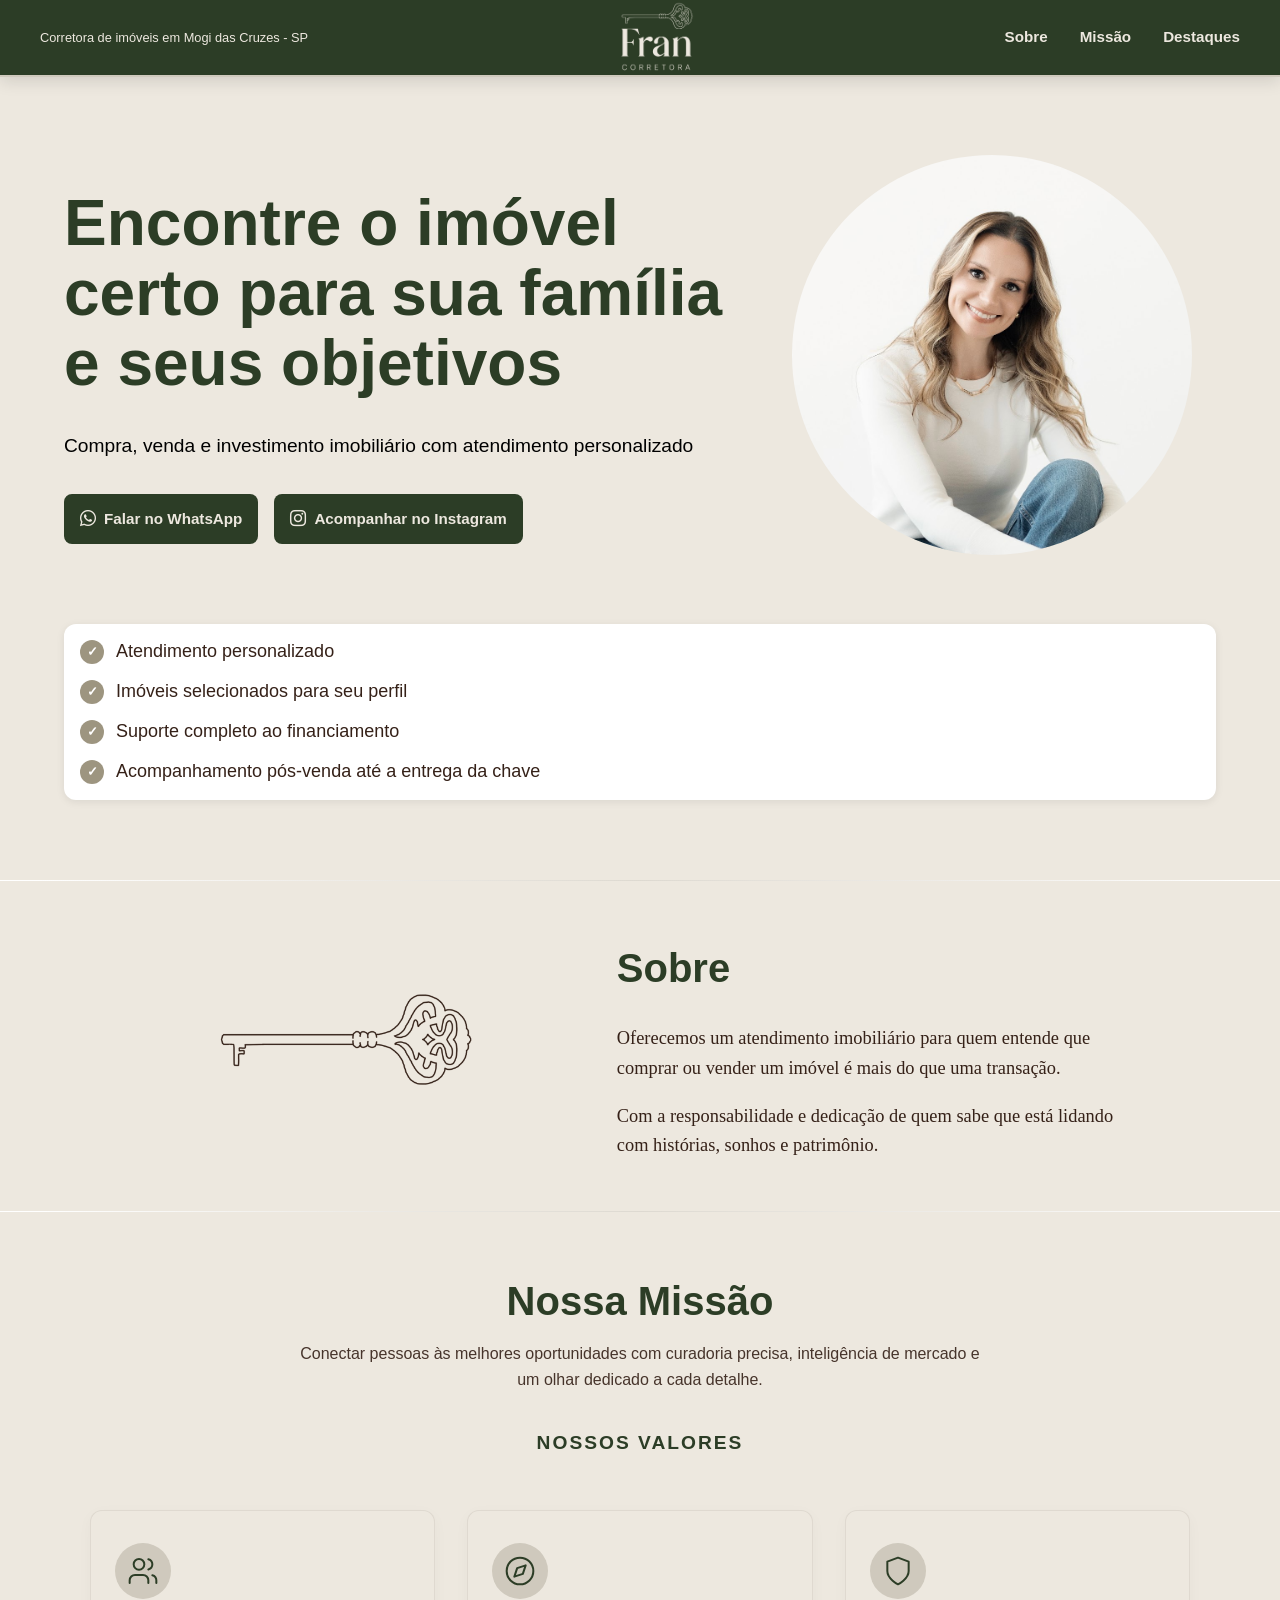
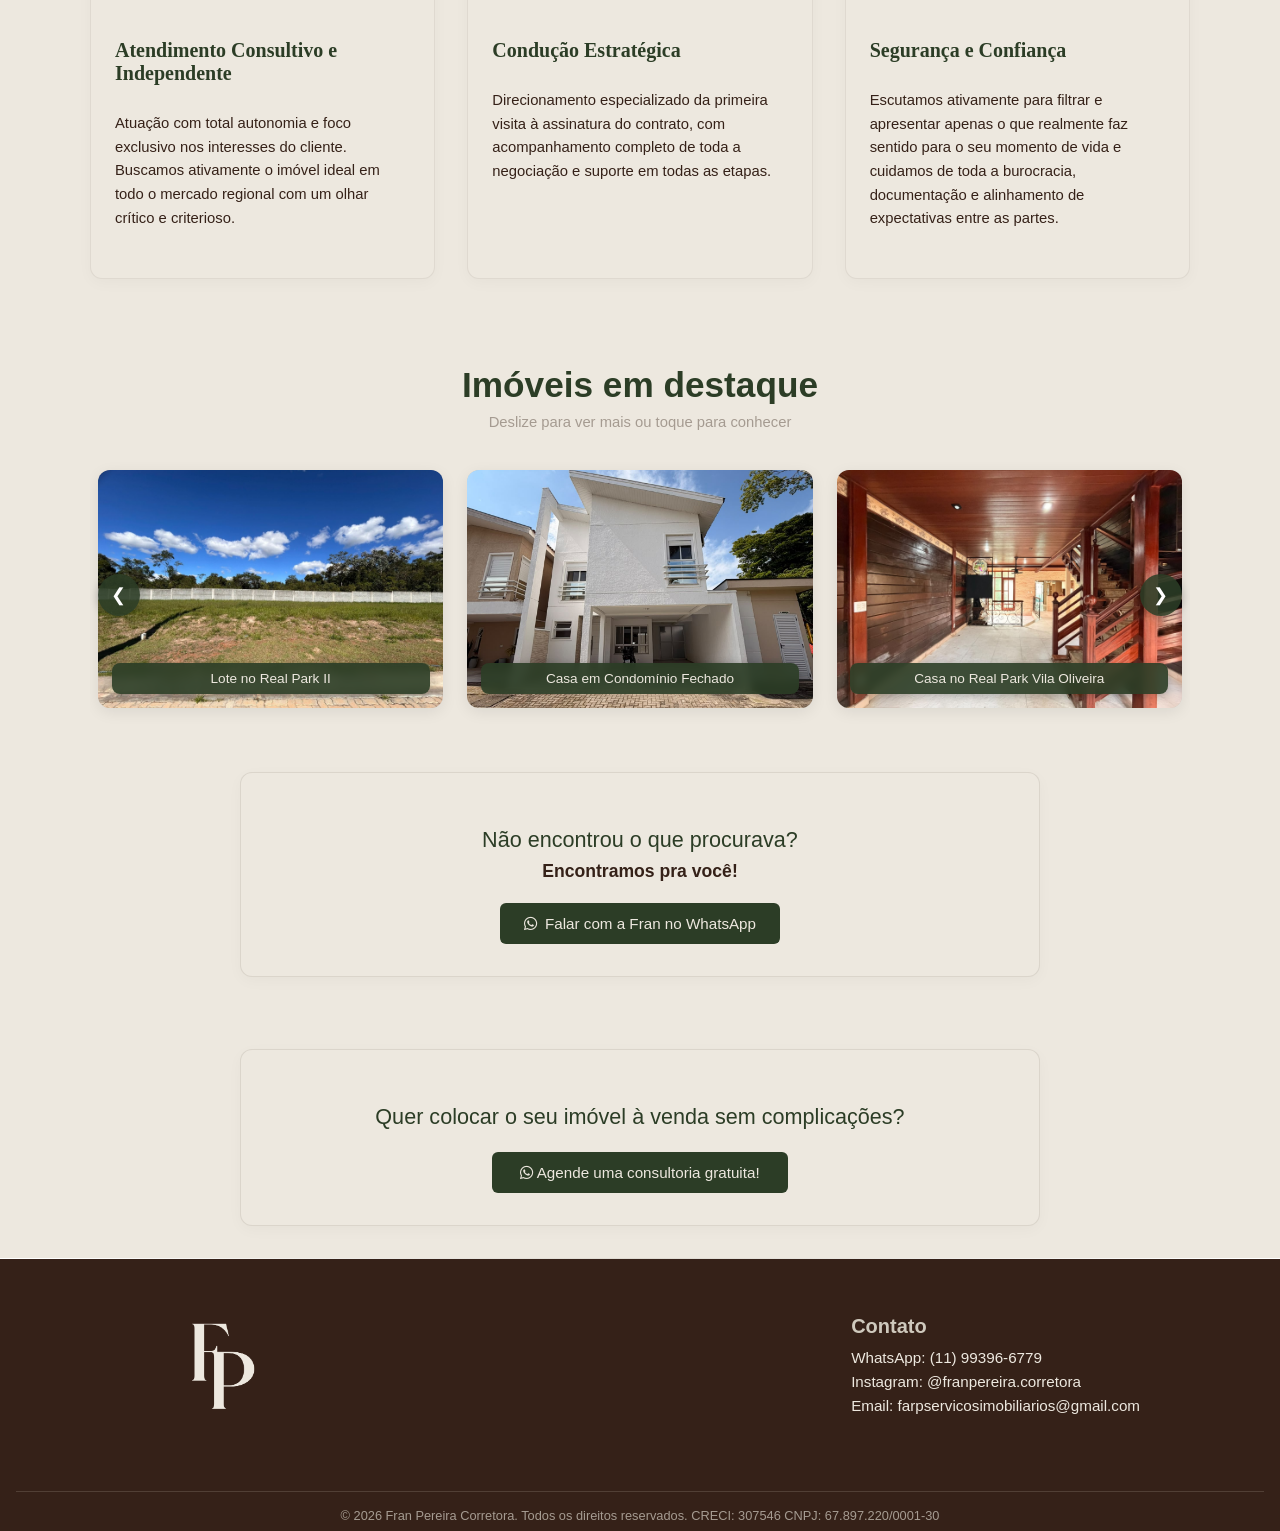
<file: index.html>
<!DOCTYPE html>
<html lang="pt-BR">
<head>
    <meta charset="UTF-8">
    <meta name="viewport" content="width=device-width, initial-scale=1.0">

    <title>Fran Pereira | Corretora de Imóveis em Mogi das Cruzes</title>
    <meta name="description" content="Compra, venda e investimento imobiliário com atendimento personalizado em Mogi das Cruzes e região.">

    <!-- Open Graph / WhatsApp Preview -->
    <meta property="og:type" content="website">
    <meta property="og:title" content="Fran Pereira | Corretora de Imóveis">
    <meta property="og:description" content="Encontre o imóvel certo para sua família e seus objetivos com atendimento personalizado em Mogi das Cruzes.">
    <meta property="og:image" content="assets/images/logo-offwhite.png">

    <!-- Font Awesome para os Ícones -->
    <link rel="stylesheet" href="https://cdnjs.cloudflare.com/ajax/libs/font-awesome/6.7.2/css/all.min.css">

    <!-- Favicon padrão para navegadores -->
    <link rel="icon" type="image/png" href="assets/images/favicon.png">

    <!-- CSS do Projeto -->
    <link rel="stylesheet" href="css/reset.css">
    <link rel="stylesheet" href="css/variables.css">
    <link rel="stylesheet" href="css/layout.css">
    <link rel="stylesheet" href="css/components.css">
    <link rel="stylesheet" href="css/style.css">
</head>

<body>
    <!-- CABEÇALHO -->
    <header>
        <div class="header-container">
            <div class="header-top">
                <p>Corretora de imóveis em Mogi das Cruzes - SP</p>
            </div>

            <img src="assets/images/logo-offwhite.png" alt="Fran Pereira - Corretora de Imóveis">

            <nav>
                <a href="#sobre">Sobre</a>
                <a href="#diferenciais">Missão</a>
                <a href="#imoveis-destaque">Destaques</a>
            </nav>
        </div>
    </header>

    <main>
        <!-- HERO -->
        <section class="hero">
            <div class="container">
                <div class="hero-content">
                    <div class="hero-text">
                        <h1 class="hero-title">
                            Encontre o imóvel certo para sua família e seus objetivos
                        </h1>
                        <p class="hero-description">
                            Compra, venda e investimento imobiliário com atendimento personalizado
                        </p>
                        <div class="hero-actions">
                            <a
                                href="https://wa.me/5511993966779?text=Ol%C3%A1%2C%20Fran!%20Gostaria%20de%20conversar%20sobre%20uma%20consultoria%20imobili%C3%A1ria."
                                class="btn-primary"
                                target="_blank"
                                rel="noopener noreferrer"
                            >
                                <i class="fa-brands fa-whatsapp"></i> Falar no WhatsApp
                            </a>

                            <a
                                href="https://www.instagram.com/franpereira.corretora" 
                                class="btn-primary"
                                target="_blank"
                                rel="noopener noreferrer"
                            >
                                <i class="fa-brands fa-instagram"></i> Acompanhar no Instagram
                            </a>
                        </div>
                    </div>

                    <div class="hero-image">
                        <img src="./assets/images/fran.webp" alt="Fran Pereira Corretora">
                    </div>

                    <ul class="hero-benefits">
                        <li>Atendimento personalizado</li>
                        <li>Imóveis selecionados para seu perfil</li>
                        <li>Suporte completo ao financiamento</li>
                        <li>Acompanhamento pós-venda até a entrega da chave</li>
                    </ul>                       
                </div>
            </div>  
        </section>

        <hr class="tarja-divisoria">

        <!-- SOBRE -->
        <section id="sobre">
            <div class="container sobre-conteudo">
                <div class="sobre-logo">
                    <img src="assets/images/chave1.png" alt="Fran Pereira - Corretora de Imóveis em Mogi das Cruzes">
                </div>

                <div class="sobre-textos">
                    <h2>Sobre</h2>
                    <p>
                        Oferecemos um atendimento imobiliário para quem entende que comprar ou vender um imóvel é mais do que uma transação.
                    </p>
                    <p>
                        Com a responsabilidade e dedicação de quem sabe que está lidando com histórias, sonhos e patrimônio.
                    </p>
                </div>
            </div>
        </section>

        <hr class="tarja-divisoria">

        <!-- VALORES E DIFERENCIAIS -->
        <section id="diferenciais" class="secao-diferenciais">
            <div class="container">
                <div class="diferenciais-cabecalho">
                    <h2 class="diferenciais-titulo">Nossa Missão</h2>
                    <p class="diferenciais-subtitulo">
                        Conectar pessoas às melhores oportunidades com curadoria precisa, inteligência de mercado e um olhar dedicado a cada detalhe.
                    </p>
                    <span class="diferenciais-tagline">Nossos Valores</span>
                </div>

                <div class="diferenciais-grid">
                    <article class="card-diferencial">
                        <div class="card-icone">
                            <svg width="32" height="32" viewBox="0 0 24 24" fill="none" stroke="currentColor" stroke-width="1.5" stroke-linecap="round" stroke-linejoin="round">
                                <path d="M16 21v-2a4 4 0 0 0-4-4H6a4 4 0 0 0-4 4v2"></path>
                                <circle cx="9" cy="7" r="4"></circle>
                                <path d="M22 21v-2a4 4 0 0 0-3-3.87"></path>
                                <path d="M16 3.13a4 4 0 0 1 0 7.75"></path>
                            </svg>
                        </div>
                        <h3>Atendimento Consultivo e Independente</h3>
                        <p>
                            Atuação com total autonomia e foco exclusivo nos interesses do cliente. Buscamos ativamente o imóvel ideal em todo o mercado regional com um olhar crítico e criterioso.
                        </p>
                    </article>

                    <article class="card-diferencial">
                        <div class="card-icone">
                            <!-- Ícone de Bússola: simboliza direcionamento, orientação e condução estratégica -->
                            <svg width="32" height="32" viewBox="0 0 24 24" fill="none" stroke="currentColor" stroke-width="1.5" stroke-linecap="round" stroke-linejoin="round">
                                <circle cx="12" cy="12" r="10"></circle>
                                <polygon points="16.24 7.76 14.12 14.12 7.76 16.24 9.88 9.88 16.24 7.76"></polygon>
                            </svg>
                        </div>
                        <h3>Condução Estratégica</h3>
                        <p>
                            Direcionamento especializado da primeira visita à assinatura do contrato, com acompanhamento completo de toda a negociação e suporte em todas as etapas.
                        </p>
                    </article>

                    <article class="card-diferencial">
                        <div class="card-icone">
                            <svg width="32" height="32" viewBox="0 0 24 24" fill="none" stroke="currentColor" stroke-width="1.5" stroke-linecap="round" stroke-linejoin="round">
                                <path d="M12 22s8-4 8-10V5l-8-3-8 3v7c0 6 8 10 8 10z"></path>
                            </svg>
                        </div>
                        <h3>Segurança e Confiança</h3>
                        <p>
                            Escutamos ativamente para filtrar e apresentar apenas o que realmente faz sentido para o seu momento de vida e cuidamos de toda a burocracia, documentação e alinhamento de expectativas entre as partes.
                        </p>
                    </article>
                </div>

                <!-- CARROSSEL DE IMÓVEIS EM DESTAQUE -->
                <section class="imovel-galeria-section" id="imoveis-destaque">
                    <div class="galeria-cabecalho">
                        <h2 class="secao-titulo">Imóveis em destaque</h2>
                        <span class="galeria-instrucao">Deslize para ver mais ou toque para conhecer</span>
                    </div>

                    <div class="carousel-wrapper">
                        <!-- Botões de Navegação -->
                        <button type="button" class="carousel-btn prev" id="prevBtn" aria-label="Imóvel anterior">&#10094;</button>
                        <button type="button" class="carousel-btn next" id="nextBtn" aria-label="Próximo imóvel">&#10095;</button>

                        <!-- Trilho do Carrossel -->
                        <div class="galeria-carousel-track" id="carouselTrack">
                            <a href="imoveis/imovel1.html" class="galeria-item">
                                <img src="assets/images/imovel1/Lote.jpeg" alt="Lote no Real Park II" loading="lazy">
                                <div class="galeria-badge">Lote no Real Park II</div>
                            </a>

                            <a href="imoveis/imovel2.html" class="galeria-item">
                                <img src="assets/images/imovel2/Fachada.jpeg" alt="Casa em Condomínio Fechado" loading="lazy">
                                <div class="galeria-badge">Casa em Condomínio Fechado</div>
                            </a>

                            <a href="imoveis/imovel3.html" class="galeria-item">
                                <img src="assets/images/imovel3/Hall.jpeg" alt="Casa no Real Park Vila Oliveira" loading="lazy">
                                <div class="galeria-badge">Casa no Real Park Vila Oliveira</div>
                            </a>
                        </div>
                    </div>

                    <!-- Destaque ao final da seção -->
                    <div class="destaque-busca">
                        <p class="destaque-busca-texto">
                            Não encontrou o que procurava? <strong>Encontramos pra você!</strong>
                        </p>
                        <a href="https://wa.me/5511993966779?text=Ol%C3%A1%20Fran,%20n%C3%A3o%20encontrei%20o%20im%C3%B3vel%20que%20procurava%20no%20site%20e%20gostaria%20de%20ajuda%20para%20encontrar!" target="_blank" rel="noopener noreferrer" class="btn-destaque-busca">
                            <i class="fa-brands fa-whatsapp"></i> Falar com a Fran no WhatsApp
                        </a>
                    </div>
                </section>
                <!-- CTA de Fechamento da Seção -->
                <div class="destaque-busca">
                    <p class="destaque-busca-texto">Quer colocar o seu imóvel à venda sem complicações?</p>
                    <a href="https://wa.me/5511993966779?text=Ol%C3%A1%20Fran,%20gostaria%20de%20conversar%20sobre%20uma%20consultoria%20imobili%C3%A1ria" target="_blank" rel="noopener noreferrer" class="btn-diferencial">
                        <i class="fa-brands fa-whatsapp"></i> Agende uma consultoria gratuita!
                    </a>
                </div>
            </div>
        </section>

        <hr class="tarja-divisoria">

        <!-- SEÇÃO DEPOIMENTOS -->
        <!-- <section id="depoimentos" class="secao-depoimentos">
            <div class="container">
                <div class="depoimentos-cabecalho">
                    <h2 class="depoimentos-titulo">O que dizem sobre o nosso atendimento</h2>
                    <p class="depoimentos-subtitulo">
                        A maior satisfação do nosso trabalho é fazer parte de novos começos e conquistas seguras.
                    </p>
                </div>
                <div class="depoimento-form-container">
                    <div class="form-chamada">
                        <h3>Como foi sua experiência?</h3>
                        <p>Compartilhe e ajude outras pessoas a realizarem seus objetivos com segurança.</p>
                    </div>

                    <form id="formDepoimento" class="form-depoimento">
                        <div class="form-grupo">
                            <label for="depoimentoNome">Seu Nome completo</label>
                            <input type="text" id="depoimentoNome" placeholder="Ex: Ana Maria Souza" required>
                        </div>

                        <div class="form-grupo">
                            <label for="depoimentoRelacao">O que você realizou com a Fran?</label>
                            <input type="text" id="depoimentoRelacao" placeholder="Ex: Comprei meu imóvel / Vendi meu imóvel" required>
                        </div>

                        <div class="form-grupo">
                            <label for="depoimentoTexto">Seu Depoimento</label>
                            <textarea id="depoimentoTexto" rows="4" placeholder="Conte como foi o atendimento, o acompanhamento e a experiência..." required></textarea>
                        </div>

                        <button type="submit" class="btn-enviar-depoimento">
                            Enviar Depoimento via WhatsApp
                        </button>
                    </form>
                </div>
            </div>
        </section> -->
    </main>

    <!-- RODAPÉ -->
    <footer id="rodape">
        <div class="container rodape-conteudo">
            <div class="rodape-logo">
                <img src="assets/images/fp_offwhite.png" alt="Fran Pereira Corretora - Logo Branca">
            </div>

            <div class="rodape-contato">
                <h3>Contato</h3>
                <ul>
                    <li><a href="https://wa.me/5511993966779" target="_blank" rel="noopener noreferrer">WhatsApp: (11) 99396-6779</a></li>
                    <li><a href="https://instagram.com/franpereira.corretora" target="_blank" rel="noopener noreferrer">Instagram: @franpereira.corretora</a></li>
                    <li><a href="mailto:farpservicosimobiliarios@gmail.com">Email: farpservicosimobiliarios@gmail.com</a></li>
                </ul>
            </div>
        </div>
        
        <div class="rodape-creditos">
            <p>&copy; 2026 Fran Pereira Corretora. Todos os direitos reservados. CRECI: 307546 CNPJ: 67.897.220/0001-30</p>
        </div>
    </footer>

    <!-- SCRIPTS -->
    <script src="./js/analytics.js"></script>
    <script src="./js/whatsapp.js"></script>
    <script src="./js/main.js"></script>
</body>
</html>
</file>
<file: css/variables.css>
:root {

  /* Cores */

  /*Primary*/
  --color-primary: #2c3d26;
  --color-primary-dark: #352118;
  --color-accent: #cfc9bd;
  --color-white: #ede8df;

  /*Secondary*/
  --color-wine: #3d1515;
  --color-fendy: #a59b91;
  --color-olive: #9d9580;

  --color-gray-100: #F8F4EE;
  --color-gray-200: #EFE7DC;
  --color-gray-300: #D8CCBC;

  --color-gray-500: #8B7B6B;

  --color-gray-900: #2F241D;

  /* Fontes */

  --font-titles:
    "Mango Dream Medium",
    sans-serif;

  --font-base:
    "Inter",
    sans-serif;

  /* Espaçamentos */

  --space-xs: 0.5rem;
  --space-sm: 1rem;
  --space-md: 2rem;
  --space-lg: 4rem;
  --space-xl: 6rem;

  /* Bordas */

  --radius-sm: 8px;
  --radius-md: 12px;
  --radius-lg: 20px;

  /* Sombras */

  --shadow-sm:
    0 2px 8px rgba(0,0,0,0.08);

  --shadow-md:
    0 4px 16px rgba(0,0,0,0.12);

  /* Largura máxima */

  --container-width: 1200px;
}
</file>
<file: css/layout.css>
.container {
  width: 90%;
  max-width: var(--container-width);
  margin: 0 auto;
}

.section {
  padding: var(--space-xl) 0;
}
</file>
<file: css/components.css>
.section-title {
  font-size: 2.5rem;
  font-weight: 700;
  color: var(--color-primary);
  margin-bottom: var(--space-md);
  text-align: center;
}

.section-subtitle {
  font-size: 1.1rem;
  color: var(--color-gray-500);
  text-align: center;
  margin-bottom: var(--space-lg);
}

.btn-primary {
  box-sizing: border-box;
  padding: 1rem 2rem;
  background: var(--color-primary);
  color: var(--color-white);
  border-radius: var(--radius-md);
  text-decoration: none;
  font-weight: 600;
  transition: background-color 0.3s ease, transform 0.3s ease;
}

.btn-primary:hover {
  background: var(--color-primary-dark);
  transform: translateY(-2px);
}

.card {
  background: var(--color-white);
  border-radius: var(--radius-md);
  box-shadow: var(--shadow-sm);
  padding: var(--space-md);
}

/* ===================================
   TARJA / DIVISOR DE SEÇÕES
=================================== */

/* Tarja Discreta Padrão (Linha fina elegante com degradê suave) */
.tarja-divisoria {
  border: none;
  height: 1px;
  width: 100%;
  max-width: var(--container-width, 1100px);
  margin: 0 auto;
  background: linear-gradient(
    to right, 
    transparent, 
    var(--color-creme, #cfc9bd), 
    transparent
  );
  opacity: 0.7;
}

/* Opção 2: Tarja Colorida/Sólida de Destaque */
.tarja-destaque {
  border: none;
  height: 3px;
  width: 100%;
  background-color: var(--color-verde-profundo, #2c3d26);
  margin: 0;
}
</file>
<file: css/style.css>
/* =========================
   GERAL & RESPONSIVIDADE
========================= */
@media (max-width: 768px) {
  .hero-content {
    grid-template-columns: 1fr;
  }
}

/* =========================
   HEADER
========================= */
header {
  background-color: var(--color-primary);
  position: fixed;
  top: 0;
  left: 0;
  width: 100%;
  z-index: 1000;
  box-shadow: var(--shadow-md);
  border-bottom: 2px solid var(--color-accent);
}

header .header-container {
  max-width: var(--container-width);
  margin: 0 auto;
  padding: 0 var(--space-sm);
  display: flex;
  justify-content: space-between;
  align-items: center;
}

.header-top {
  display: flex;
  flex-direction: column;
}

.header-top p {
  font-family: var(--font-titles);
  color: var(--color-white);
  font-size: 0.8rem;
  font-weight: 400;
}

.header-container img {
  max-height: 75px;
  width: auto;
  object-fit: contain;
}

nav {
  display: flex;
  gap: var(--space-md);
}

nav a {
  font-family: var(--font-titles);
  color: var(--color-white);
  text-decoration: none;
  font-weight: 600;
  font-size: 0.95rem;
  padding: var(--space-xs) 0;
  transition: color 0.2s ease, border-color 0.2s ease;
  border-bottom: 2px solid transparent;
}

nav a:hover {
  color: var(--color-accent);
  border-color: var(--color-accent);
}

body {
  padding-top: 70px;
}

@media (max-width: 768px) {
  header .header-container {
    flex-direction: column;
    text-align: center;
    gap: var(--space-xs);
  }

  .header-top p {
    display: none;
  }

  nav {
    gap: var(--space-sm);
    width: 100%;
    justify-content: center;
    border-top: 1px solid rgba(255, 255, 255, 0.1);
    padding-top: var(--space-xs);
  }

  nav a {
    font-size: 0.85rem;
  }
  
  body {
    padding-top: 120px;
  }
}

/* =========================
   HERO
========================= */
.hero {
  min-height: 90vh;
  display: flex;
  align-items: center;
  background: var(--color-white);
}

.hero-content {
  display: grid;
  grid-template-columns: 1.2fr 0.8fr;
  gap: 2rem;
  align-items: center;
}

.hero-title {
  font-family: var(--font-titles);
  font-size: clamp(2.5rem, 5vw, 4rem);
  line-height: 1.1;
  margin-bottom: 2rem;
  color: var(--color-primary);
}

.hero-description {
  font-family: var(--font-base);
  font-size: 1.2rem;
  line-height: 1.6;
  margin-bottom: var(--space-md);
}

.hero-image {
  display: flex;
  justify-content: center;
  align-items: center;
  width: 100%;
}

.hero-image img {
  width: 400px;
  max-width: 100%;
  aspect-ratio: 1 / 1;
  object-fit: cover;
  border-radius: 50%;
  margin: 0 auto;
}

.hero-actions {
  display: flex;
  gap: var(--space-sm);
  margin-bottom: var(--space-md);
  width: 100%;
}

.hero-actions a {
  display: inline-flex;
  align-items: center;
  justify-content: center;
  height: 50px;
  padding: 0 var(--space-sm);
  gap: var(--space-xs);
  font-family: var(--font-titles);
  font-size: 0.95rem;
  font-weight: 600;
  border-radius: var(--radius-sm);
  text-decoration: none;
  white-space: nowrap;
  transition: background-color 0.2s ease, transform 0.1s ease;
}

.hero-actions a i {
  font-size: 1.15rem;
  color: inherit;
}

.hero-benefits {
  list-style: none;
  display: flex;
  flex-direction: column;
  align-items: flex-start;
  gap: 1rem;
  font-family: var(--font-base);
  padding: 1rem;
  background: white;
  border-radius: var(--radius-md);
  box-shadow: var(--shadow-sm);
  grid-column: 1 / -1; /* Faz os benefícios ocuparem a largura inteira abaixo da imagem e texto no Desktop se necessário */
}

.hero-benefits li {
  display: flex;
  align-items: center;
  gap: 0.75rem;
  font-size: 1.125rem;
  color: var(--color-primary-dark);
}

.hero-benefits li::before {
  content: "✓";
  display: flex;
  align-items: center;
  justify-content: center;
  width: 24px;
  height: 24px;
  border-radius: 50%;
  background: var(--color-olive);
  color: white;
  font-size: 0.8rem;
  font-weight: bold;
  flex-shrink: 0;
}

/* 📱 RESPONSIVIDADE HERO (Dispositivos Móveis) */
@media (max-width: 768px) {
  .hero-content {
    grid-template-columns: 1fr; /* Coluna única no celular */
    gap: 2.5rem;
    text-align: center;
  }

  .hero-text {
    display: flex;
    flex-direction: column;
    align-items: center;
  }

  .hero-title {
    font-size: 2.2rem;
  }

  .hero-image {
    order: 2; /* Garante que a foto fique após o texto principal */
    margin: 0 auto;
  }

  .hero-image img {
    width: 280px; /* Reduz levemente o diâmetro da imagem para encaixar harmonicamente nas telas de celular */
  }

  .hero-actions {
    flex-direction: column;
    gap: var(--space-xs);
    width: 100%;
  }

  .hero-actions a {
    width: 100%;
    white-space: normal;
  }

  .hero-benefits {
    order: 3;
    width: 100%;
    box-sizing: border-box;
    padding: 1.25rem 1rem;
  }

  .hero-benefits li {
    display: flex;
    align-items: flex-start; /* Força o alinhamento no topo da primeira linha quando houver quebra */
    gap: 0.75rem;
    font-size: 1rem;
    text-align: left; /* Garante que o texto comece alinhado à esquerda na quebra */
  }

  .hero-benefits li::before {
    content: "✓";
    display: flex;
    align-items: center;
    justify-content: center;
    width: 22px;
    height: 22px;
    border-radius: 50%;
    background: var(--color-olive);
    color: white;
    font-size: 0.75rem;
    font-weight: bold;
    flex-shrink: 0; /* Impede que a bolinha amasse quando o texto quebrar */
  }
}

/* =========================
   SOBRE
========================= */
#sobre {
  background-color: var(--color-white);
  padding: var(--space-md, 4rem) 1.5rem;
}

.sobre-conteudo {
  display: flex;
  flex-direction: column;
  align-items: center;
  gap: 2.5rem;
  max-width: 1000px;
  margin: 0 auto;
}

.sobre-logo {
  display: flex;
  justify-content: center;
  align-items: center;
  width: 100%;
  padding: var(--space-md);
}

.sobre-logo img {
  width: 100%;
  max-width: 240px;
  height: auto;
  object-fit: contain;
}

.sobre-textos {
  text-align: center;
  width: 100%;
}

.sobre-textos h2 {
  font-family: var(--font-titles);
  color: var(--color-primary);
  font-size: 2.5rem;
}

.sobre-textos p {
  font-family: var(--font-text);
  color: var(--color-primary-dark);
  line-height: 1.6;
  font-size: 1.15rem;
}

@media (min-width: 768px) {
  .sobre-conteudo {
    flex-direction: row;
    align-items: center;
    text-align: left;
    gap: 4rem;
  }
  
  .sobre-logo {
    flex: 1;
    max-width: 380px;
  }

  .sobre-logo img {
    max-width: 320px;
  }

  .sobre-textos {
    flex: 1.5;
    text-align: left;
  }
}

/* ===================================
   SEÇÃO DIFERENCIAIS / VALORES
=================================== */
.secao-diferenciais {
  padding: var(--space-md, 4rem) 1.5rem;
  background-color: var(--color-off-white, #ede8df);
  color: var(--color-marrom-terroso, #352118);
}

.diferenciais-cabecalho {
  text-align: center;
  max-width: 700px;
  margin: 0 auto 3.5rem auto;
}

.diferenciais-tagline {
  font-family: var(--font-titles, 'Inter', sans-serif);
  font-size: 1.2rem;
  text-transform: uppercase;
  letter-spacing: 2px;
  color: var(--color-verde-profundo, #2c3d26);
  font-weight: 600;
  display: block;
  margin-top: 2.5rem;
}

.diferenciais-titulo {
  font-family: var(--font-titles, serif);
  font-size: 2.5rem;
  color: var(--color-verde-profundo, #2c3d26);
  margin-bottom: 1rem;
  line-height: 1.2;
}

.diferenciais-subtitulo {
  font-family: var(--font-text, 'Inter', sans-serif);
  font-size: 1rem;
  line-height: 1.6;
  color: var(--color-marrom-terroso, #352118);
  opacity: 0.9;
}

.diferenciais-grid {
  display: grid;
  grid-template-columns: repeat(auto-fit, minmax(260px, 1fr));
  gap: 2rem;
  max-width: 1100px;
  margin: 0 auto;
}

.card-diferencial {
  background-color: var(--color-white, #ffffff);
  padding: 2rem 1.5rem;
  border-radius: 12px;
  box-shadow: 0 4px 15px rgba(0, 0, 0, 0.03);
  border: 1px solid rgba(165, 155, 145, 0.2);
  transition: transform 0.3s ease, box-shadow 0.3s ease;
  display: flex;
  flex-direction: column;
  align-items: flex-start;
}

.card-diferencial:hover {
  transform: translateY(-5px);
  box-shadow: 0 8px 25px rgba(0, 0, 0, 0.07);
}

.card-icone {
  width: 56px;
  height: 56px;
  background-color: var(--color-creme, #cfc9bd);
  border-radius: 50%;
  display: flex;
  align-items: center;
  justify-content: center;
  color: var(--color-verde-profundo, #2c3d26);
  margin-bottom: 1.25rem;
}

.card-diferencial h3 {
  font-family: var(--font-title, serif);
  font-size: 1.25rem;
  color: var(--color-verde-profundo, #2c3d26);
  margin-bottom: 0.75rem;
}

.card-diferencial p {
  font-family: var(--font-text, 'Inter', sans-serif);
  font-size: 0.925rem;
  line-height: 1.6;
  color: var(--color-marrom-terroso, #352118);
}

.diferenciais-cta {
  text-align: center;
  margin-top: 3.5rem;
  padding-top: 2rem;
  border-top: 1px solid rgba(53, 33, 24, 0.1);
}

.diferenciais-cta p {
  font-family: var(--font-text, 'Inter', sans-serif);
  font-size: 1.05rem;
  margin-bottom: 1.25rem;
  font-weight: 500;
}

.btn-diferencial {
  display: inline-block;
  background-color: var(--color-verde-profundo, #2c3d26);
  color: var(--color-off-white, #ede8df);
  font-family: var(--font-text, 'Inter', sans-serif);
  font-size: 0.95rem;
  font-weight: 500;
  padding: 12px 28px;
  border-radius: 6px;
  text-decoration: none;
  transition: background-color 0.2s ease;
}

.btn-diferencial:hover {
  background-color: var(--color-vinho, #3d1515);
}

/* ===================================
   SEÇÃO IMÓVEIS EM DESTAQUE (CARROSSEL)
=================================== */
.imovel-galeria-section {
  padding: 3.5rem 0 2rem 0;
  width: 100%;
}

.galeria-cabecalho {
  text-align: center;
  max-width: 700px;
  margin: 0 auto 1.75rem auto;
}

.galeria-cabecalho .secao-titulo {
  font-family: var(--font-titles, serif);
  font-size: 2.2rem;
  color: var(--color-verde-profundo, #2c3d26);
  margin-bottom: 0.5rem;
  line-height: 1.2;
}

.galeria-instrucao {
  font-family: var(--font-text, 'Inter', sans-serif);
  font-size: 0.925rem;
  color: var(--color-cinza-fendi, #a59b91);
  display: block;
}

.carousel-wrapper {
  position: relative;
  max-width: 1100px;
  margin: 0 auto;
  padding: 0;
  width: 100%;
  overflow: hidden;
}

.galeria-carousel-track {
  display: flex;
  gap: 1.5rem;
  overflow-x: auto;
  scroll-snap-type: x mandatory;
  scroll-behavior: smooth;
  -webkit-overflow-scrolling: touch;
  padding: 0.75rem 0.5rem 1.5rem 0.5rem;
  scrollbar-width: none;
}

.galeria-carousel-track::-webkit-scrollbar {
  display: none;
}

.galeria-item {
  flex: 0 0 85%;
  max-width: 360px;
  position: relative;
  border-radius: 12px;
  overflow: hidden;
  aspect-ratio: 16/11;
  cursor: pointer;
  background-color: var(--color-creme, #cfc9bd);
  scroll-snap-align: center;
  box-shadow: 0 4px 15px rgba(0, 0, 0, 0.08);
  transition: transform 0.3s ease, box-shadow 0.3s ease;
  display: block;
  text-decoration: none;
}

.galeria-item:hover {
  transform: translateY(-6px);
  box-shadow: 0 10px 25px rgba(0, 0, 0, 0.14);
}

.galeria-item img {
  width: 100%;
  height: 100%;
  object-fit: cover;
  display: block;
  transition: transform 0.4s ease;
}

.galeria-item:hover img {
  transform: scale(1.05);
}

.galeria-badge {
  position: absolute;
  bottom: 0.85rem;
  left: 0.85rem;
  right: 0.85rem;
  background-color: rgba(44, 61, 38, 0.9);
  color: var(--color-off-white, #ede8df);
  font-family: var(--font-text, 'Inter', sans-serif);
  font-size: 0.85rem;
  font-weight: 500;
  padding: 0.5rem 0.75rem;
  border-radius: 8px;
  backdrop-filter: blur(4px);
  box-shadow: 0 2px 8px rgba(0,0,0,0.25);
  text-align: center;
  white-space: nowrap;
  overflow: hidden;
  text-overflow: ellipsis;
}

.carousel-btn {
  position: absolute;
  top: 50%;
  transform: translateY(-50%);
  background-color: rgba(44, 61, 38, 0.88);
  color: #ffffff;
  border: none;
  width: 42px;
  height: 42px;
  border-radius: 50%;
  font-size: 1.1rem;
  cursor: pointer;
  z-index: 10;
  display: flex;
  align-items: center;
  justify-content: center;
  box-shadow: 0 2px 8px rgba(0,0,0,0.25);
  transition: background-color 0.2s ease, transform 0.2s ease;
}

.carousel-btn:hover {
  background-color: var(--color-verde-profundo, #2c3d26);
  transform: translateY(-50%) scale(1.08);
}

.carousel-btn.prev {
  left: 0.5rem;
}

.carousel-btn.next {
  right: 0.5rem;
}

@media (min-width: 768px) {
  .galeria-item {
    flex: 0 0 calc((100% - 3rem) / 3);
    max-width: 360px;
  }
}

/* Destaque ao final da seção */
.destaque-busca {
  margin-top: 2.5rem;
  padding: 2rem 1.5rem;
  background-color: var(--color-white, #ffffff);
  border-radius: 12px;
  border: 1px solid rgba(165, 155, 145, 0.25);
  text-align: center;
  box-shadow: 0 4px 15px rgba(0, 0, 0, 0.03);
  max-width: 750px;
  margin-left: auto;
  margin-right: auto;
}

.destaque-busca-texto {
  font-family: var(--font-titles, serif);
  font-size: 1.35rem;
  color: var(--color-verde-profundo, #2c3d26);
  margin-bottom: 1.25rem;
  line-height: 1.3;
}

.destaque-busca-texto strong {
  display: block;
  font-family: var(--font-text, 'Inter', sans-serif);
  font-size: 1.1rem;
  font-weight: 600;
  color: var(--color-marrom-terroso, #352118);
  margin-top: 0.35rem;
}

.btn-destaque-busca {
  display: inline-flex;
  align-items: center;
  gap: 0.5rem;
  background-color: var(--color-verde-profundo, #2c3d26);
  color: var(--color-off-white, #ede8df);
  font-family: var(--font-text, 'Inter', sans-serif);
  font-size: 0.95rem;
  font-weight: 500;
  padding: 12px 24px;
  border-radius: 6px;
  text-decoration: none;
  transition: background-color 0.2s ease, transform 0.2s ease;
}

.btn-destaque-busca:hover {
  background-color: var(--color-vinho, #3d1515);
  transform: translateY(-2px);
}

/* ===================================
   SEÇÃO DEPOIMENTOS
=================================== */
.secao-depoimentos {
  padding: var(--space-md, 4rem) 1.5rem;
  background-color: var(--color-white, #ffffff);
  color: var(--color-marrom-terroso, #352118);
}

.depoimentos-cabecalho {
  text-align: center;
  max-width: 650px;
  margin: 0 auto 3rem auto;
}

.depoimentos-titulo {
  font-family: var(--font-titles, serif);
  font-size: 2.2rem;
  color: var(--color-verde-profundo, #2c3d26);
  margin-bottom: 0.75rem;
  line-height: 1.2;
}

.depoimentos-subtitulo {
  font-family: var(--font-text, 'Inter', sans-serif);
  font-size: 1rem;
  line-height: 1.6;
  opacity: 0.9;
}

.depoimentos-grid {
  display: grid;
  grid-template-columns: repeat(auto-fit, minmax(280px, 1fr));
  gap: 2rem;
  max-width: 1000px;
  margin: 0 auto 4rem auto;
}

.card-depoimento {
  background-color: var(--color-off-white, #ede8df);
  padding: 2rem;
  border-radius: 12px;
  position: relative;
  display: flex;
  flex-direction: column;
  justify-content: space-between;
}

.depoimento-aspas {
  font-family: var(--font-title, serif);
  font-size: 4rem;
  line-height: 1;
  color: var(--color-verde-profundo, #2c3d26);
  opacity: 0.25;
  position: absolute;
  top: 10px;
  left: 15px;
}

.depoimento-texto {
  font-family: var(--font-text, 'Inter', sans-serif);
  font-size: 0.95rem;
  line-height: 1.6;
  margin-bottom: 1.5rem;
  position: relative;
  z-index: 1;
  font-style: italic;
}

.depoimento-autor {
  border-top: 1px solid rgba(53, 33, 24, 0.15);
  padding-top: 1rem;
}

.depoimento-autor strong {
  display: block;
  font-family: var(--font-text, 'Inter', sans-serif);
  font-weight: 600;
  color: var(--color-verde-profundo, #2c3d26);
  font-size: 0.95rem;
}

.depoimento-autor span {
  font-size: 0.8rem;
  color: var(--color-cinza-fendi, #a59b91);
}

.depoimento-form-container {
  max-width: 650px;
  margin: 0 auto;
  background-color: var(--color-off-white, #ede8df);
  border: 1px solid var(--color-creme, #cfc9bd);
  padding: 1.5rem 2rem;
  border-radius: 12px;
}

.form-chamada {
  text-align: center;
  margin-bottom: 1.75rem;
}

.form-chamada h3 {
  font-family: var(--font-title, serif);
  font-size: 1.5rem;
  color: var(--color-verde-profundo, #2c3d26);
  margin-bottom: 0.5rem;
}

.form-chamada p {
  font-family: var(--font-text, 'Inter', sans-serif);
  font-size: 0.9rem;
  color: var(--color-marrom-terroso, #352118);
  opacity: 0.85;
}

.form-depoimento .form-grupo {
  margin-bottom: 1.25rem;
  display: flex;
  flex-direction: column;
}

.form-depoimento label {
  font-family: var(--font-base, 'Inter', sans-serif);
  font-size: 0.85rem;
  font-weight: 600;
  color: var(--color-marrom-terroso, #352118);
  margin-bottom: 0.4rem;
}

.form-depoimento input,
.form-depoimento textarea {
  box-sizing: border-box;
  width: 100%;
  padding: 0.75rem 1rem;
  border: 1px solid var(--color-creme, #cfc9bd);
  border-radius: 6px;
  background-color: #ffffff;
  font-family: var(--font-text, 'Inter', sans-serif);
  font-size: 0.9rem;
  color: var(--color-marrom-terroso, #352118);
  transition: border-color 0.2s ease, box-shadow 0.2s ease;
}

.form-depoimento input:focus,
.form-depoimento textarea:focus {
  outline: none;
  border-color: var(--color-verde-profundo, #2c3d26);
  box-shadow: 0 0 0 3px rgba(44, 61, 38, 0.1);
}

.btn-enviar-depoimento {
  width: 100%;
  background-color: var(--color-verde-profundo, #2c3d26);
  color: var(--color-off-white, #ede8df);
  border: none;
  padding: 0.85rem 1.5rem;
  font-family: var(--font-text, 'Inter', sans-serif);
  font-size: 0.95rem;
  font-weight: 600;
  border-radius: 6px;
  cursor: pointer;
  transition: background-color 0.2s ease;
  margin-top: 0.5rem;
}

.btn-enviar-depoimento:hover {
  background-color: var(--color-vinho, #3d1515);
}

/* =========================
   RODAPÉ 
========================= */
#rodape {
  background-color: var(--color-marrom-terroso, #352118);
  color: var(--color-white);
  padding: var(--space-xs) var(--space-sm);
}

.rodape-conteudo {
  display: flex;
  flex-direction: column;
  align-items: center;
  gap: 1.5rem;
  max-width: 1000px;
  margin: 0 auto;
  text-align: center;
}

.rodape-logo img {
  max-width: 160px;
  height: auto;
  display: block;
}

.rodape-contato h3 {
  font-family: var(--font-titles);
  font-size: 1.25rem;
  color: var(--color-accent);
  margin: 0 0 0.5rem 0;
}

.rodape-contato ul {
  list-style: none;
  padding: 0;
  margin: 0;
}

.rodape-contato li, 
.rodape-contato a {
  font-family: var(--font-base);
  color: var(--color-white);
  text-decoration: none;
  line-height: 1.6;
  font-size: 0.95rem;
  transition: color 0.3s ease;
}

.rodape-contato a:hover {
  color: var(--color-olive); 
}

.rodape-creditos {
  text-align: center;
  margin-top: 1.5rem;
  padding-top: 1rem;
  border-top: 1px solid rgba(237, 232, 223, 0.15);
}

.rodape-creditos p {
  font-family: var(--font-base);
  font-size: 0.8rem;
  color: var(--color-fendy);
  margin: 0;
}

@media (min-width: 768px) {
  .rodape-conteudo {
    flex-direction: row;
    justify-content: space-between;
    align-items: center;
    text-align: left;
  }
}
</file>
